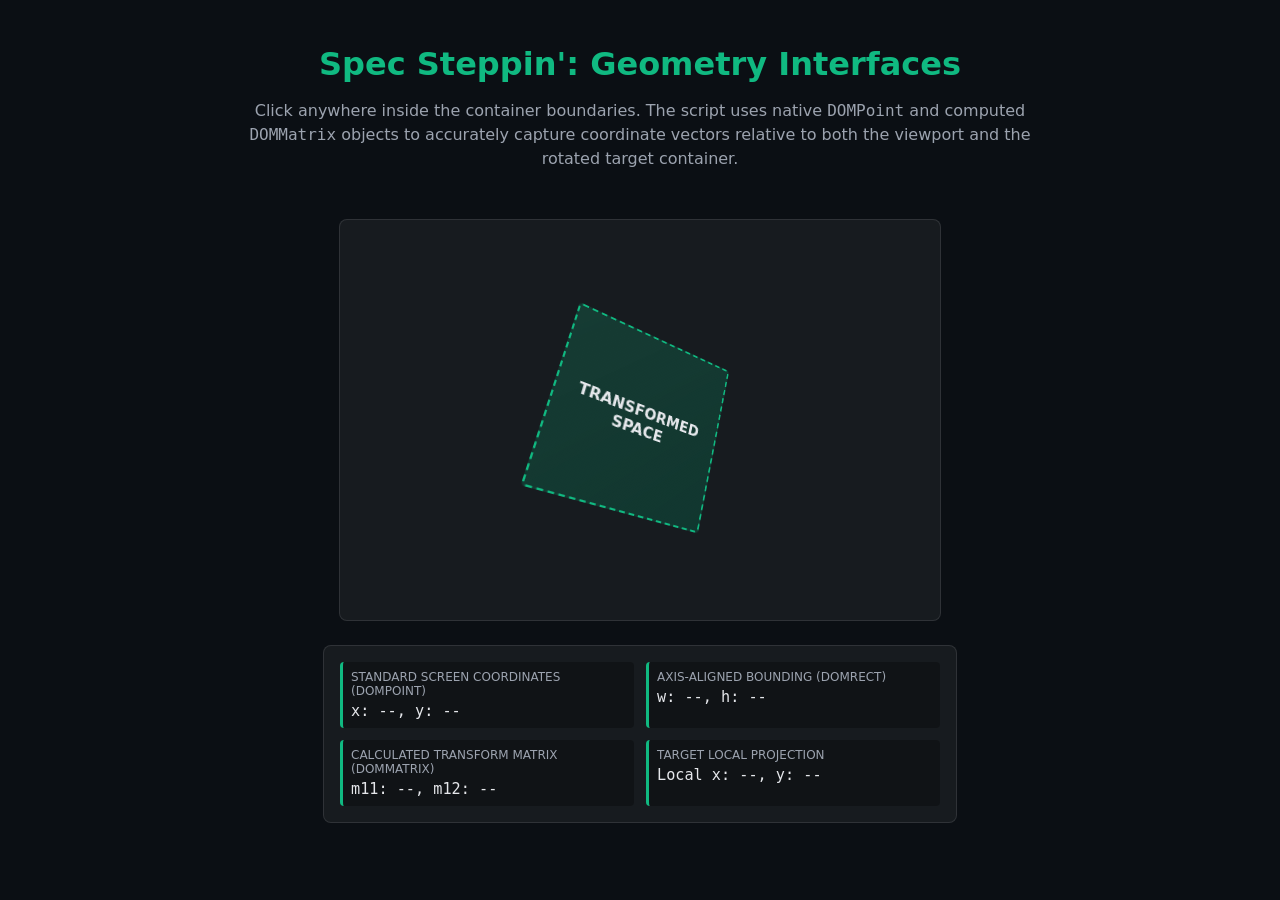
<file: Geometry_Interfaces_API/index.html>
<!DOCTYPE html>
<html lang="en">

<head>
    <meta charset="UTF-8">
    <meta name="viewport" content="width=device-width, initial-scale=1.0">
    <title>Geometry Interfaces API Demo</title>
    <link href="style.css" rel="stylesheet" />
    <script src="geometryInterfaces_API.js" defer></script>
</head>
    
<body>
<header>
    <h1>Spec Steppin': Geometry Interfaces</h1>
    <p>Click anywhere inside the container boundaries. The script uses native <code>DOMPoint</code> and computed
        <code>DOMMatrix</code> objects to accurately capture coordinate vectors relative to both the viewport and the
        rotated target container.</p>
</header>

<div class="playground" id="space-container">
    <div id="target-element">TRANSFORMED SPACE</div>
    <div id="click-dot" class="pointer-dot" style="display: none;"></div>
</div>

<div class="output-panel">
    <div class="output-grid">
        <div class="metric">
            <div class="metric-title">Standard Screen Coordinates (DOMPoint)</div>
            <div id="screen-coords" class="metric-value">x: --, y: --</div>
        </div>
        <div class="metric">
            <div class="metric-title">Axis-Aligned Bounding (DOMRect)</div>
            <div id="bounding-rect" class="metric-value">w: --, h: --</div>
        </div>
        <div class="metric">
            <div class="metric-title">Calculated Transform Matrix (DOMMatrix)</div>
            <div id="matrix-signature" class="metric-value">m11: --, m12: --</div>
        </div>
        <div class="metric">
            <div class="metric-title">Target Local Projection</div>
            <div id="local-projected" class="metric-value">Local x: --, y: --</div>
        </div>
    </div>
</div>
</body>

</html>
</file>
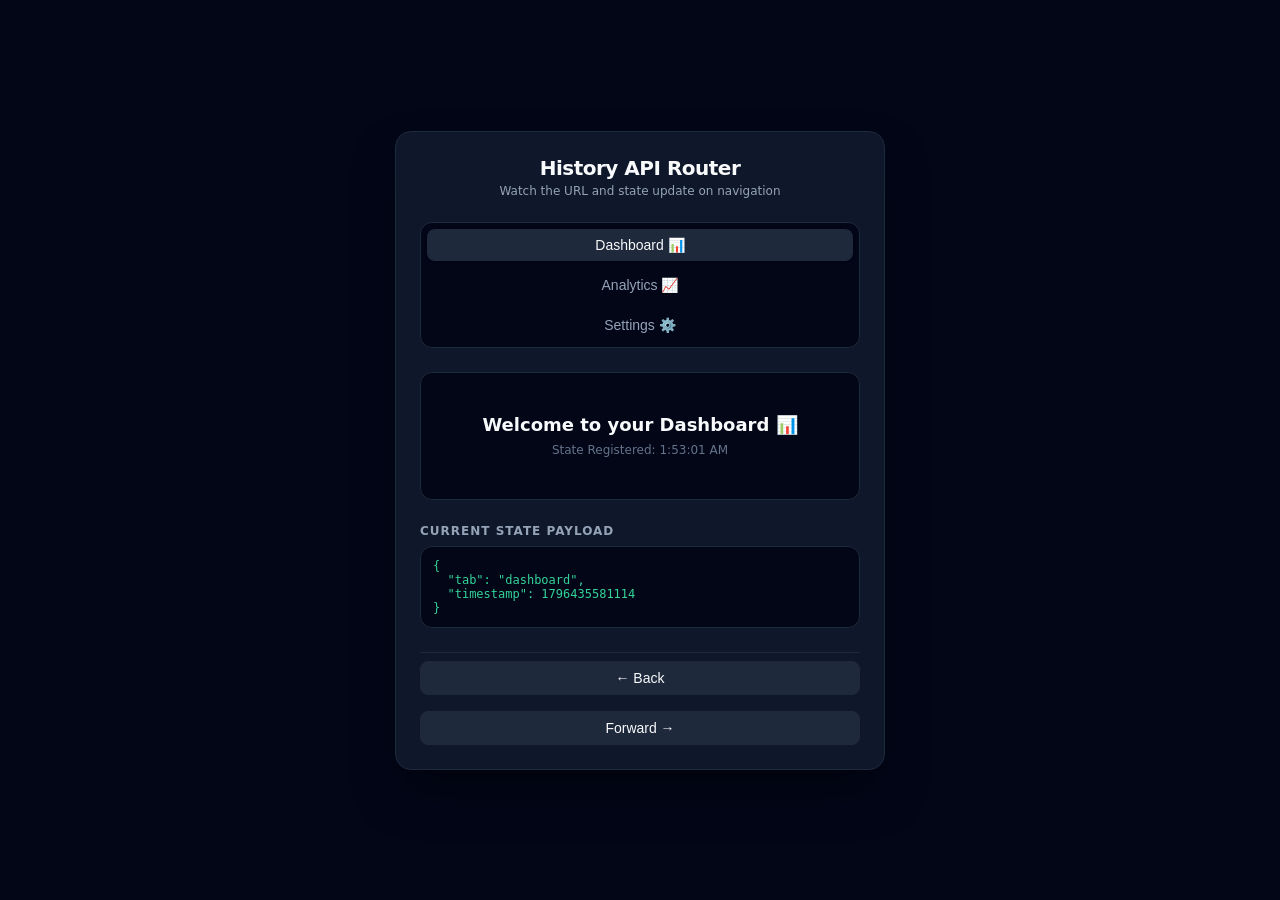
<file: History_API/index.html>
<!DOCTYPE html>
<html lang="en">

<head>
    <meta charset="UTF-8">
    <meta name="viewport" content="width=device-width, initial-scale=1.0">
    <title>History API Demo</title>
    <link href="style.css" rel="stylesheet" />
    <script src="history_API.js" defer></script>
</head>
    
<body>
    <div class="router-card">
    
        <!-- Title Header -->
        <header class="card-header">
            <h1 class="header-title">History API Router</h1>
            <p class="header-subtitle">Watch the URL and state update on navigation</p>
        </header>
    
        <!-- Navigation Tabs -->
        <nav class="nav-tabs" aria-label="Tab Navigation">
            <button onclick="switchTab('dashboard')" id="btn-dashboard" class="tab-button">
                Dashboard 📊
            </button>
            <button onclick="switchTab('analytics')" id="btn-analytics" class="tab-button">
                Analytics 📈
            </button>
            <button onclick="switchTab('settings')" id="btn-settings" class="tab-button">
                Settings ⚙️
            </button>
        </nav>

        <!-- Dynamic Content Display Panel -->
        <main class="content-panel">
            <h2 id="content-title" class="content-title">Loading...</h2>
            <p id="content-timestamp" class="content-timestamp"></p>
        </main>
        
        <!-- Serial State Payload Inspector -->
        <section class="inspector-section">
            <h3 class="inspector-title">Current State Payload</h3>
            <pre id="state-inspector" class="state-inspector">{}</pre>
        </section>
        
        <!-- Native Browser Navigation Simulators -->
        <footer class="controls-footer">
            <button onclick="window.history.back()" class="control-button">
                ← Back
            </button>
            <button onclick="window.history.forward()" class="control-button">
                Forward →
            </button>
        </footer>
        
    </div>
</body>

</html>
</file>
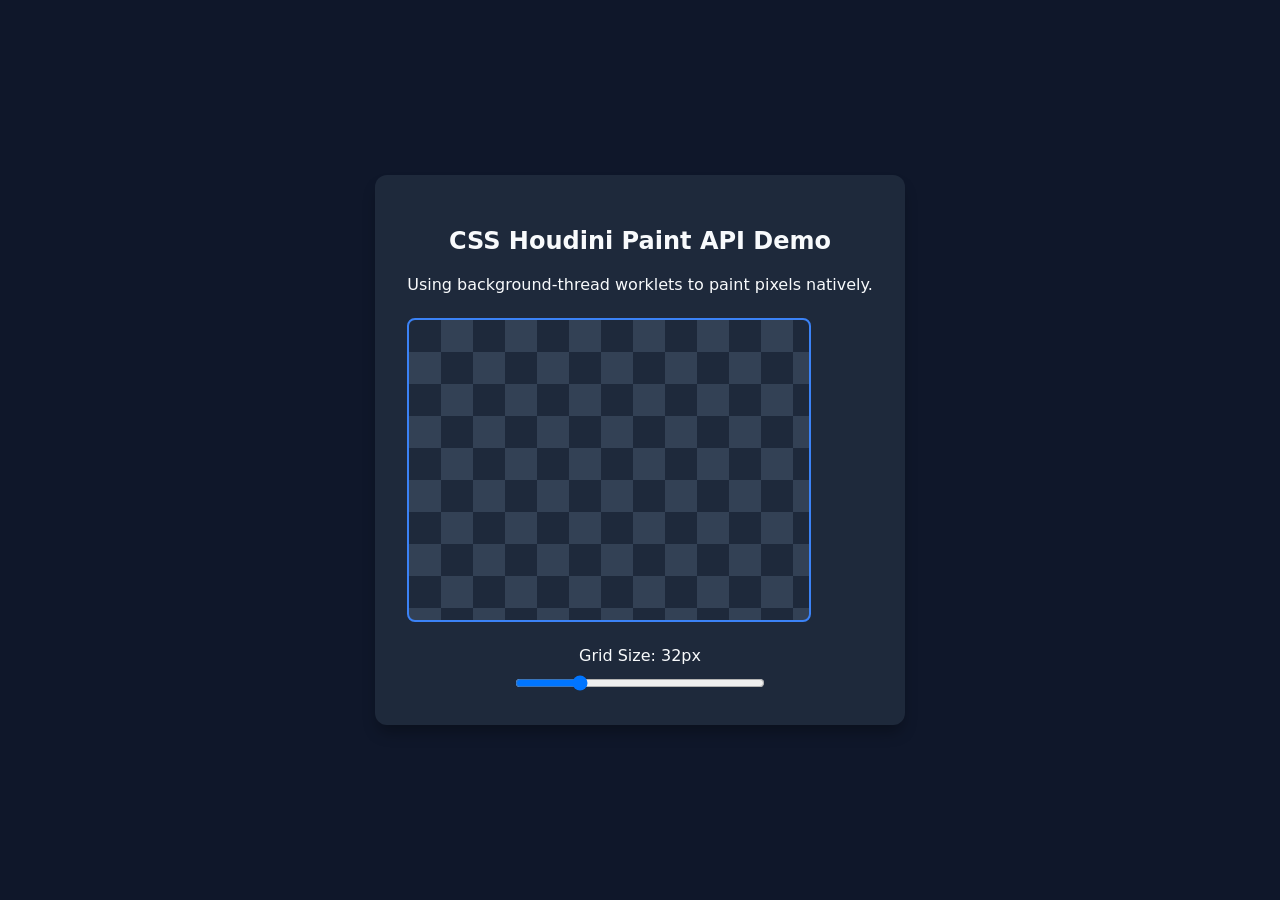
<file: Houdini_API/index.html>
<!DOCTYPE html>
<html lang="en">

<head>
    <meta charset="UTF-8">
    <meta name="viewport" content="width=device-width, initial-scale=1.0">
    <title>Houdini API Demo</title>
    <link href="style.css" rel="stylesheet" />
    <script src="houdini_API.js" defer></script>
</head>
    
<body>
    <div class="container">
        <h2>CSS Houdini Paint API Demo</h2>
        <p>Using background-thread worklets to paint pixels natively.</p>
    
        <div class="houdini-canvas" id="canvas"></div>
    
        <div class="controls">
            <label for="size-slider">Grid Size: <span id="size-val">32px</span></label>
            <input type="range" id="size-slider" min="10" max="100" value="32">
        </div>
    </div>
</body>

</html>
</file>
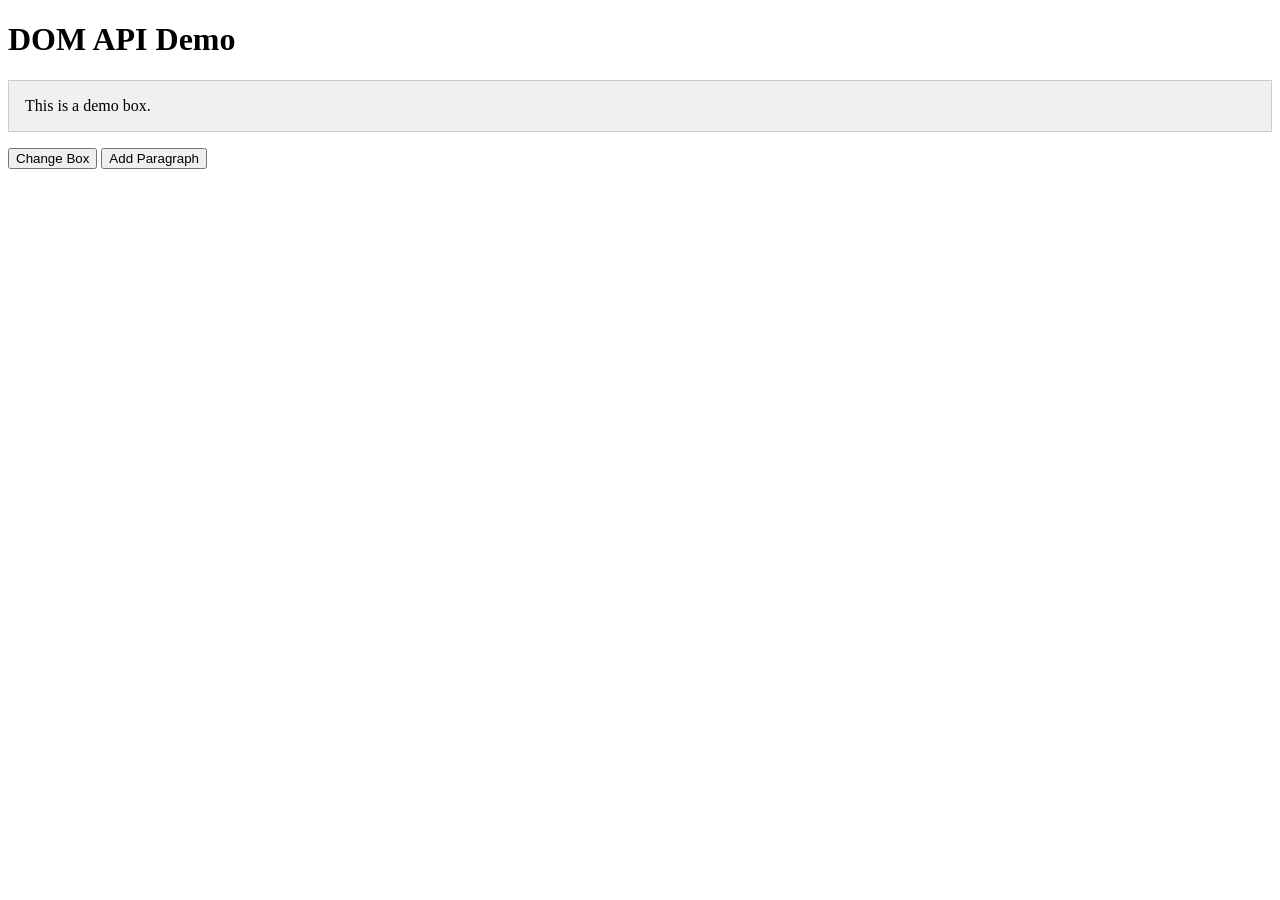
<file: HTML_DOM_API/index.html>
<!DOCTYPE html>
<html lang="en">

<head>
    <meta charset="UTF-8">
    <meta name="viewport" content="width=device-width, initial-scale=1.0">
    <title>HTML DOM API Demo</title>
    <link href="style.css" rel="stylesheet" />
    <script src="htmlDom_API.js" defer></script>
</head>
    
<body>
    <h1>DOM API Demo</h1>
    <div id="demo-box">This is a demo box.</div>
    <button id="change-btn">Change Box</button>
    <button id="add-btn">Add Paragraph</button>
</body>

</html>
</file>
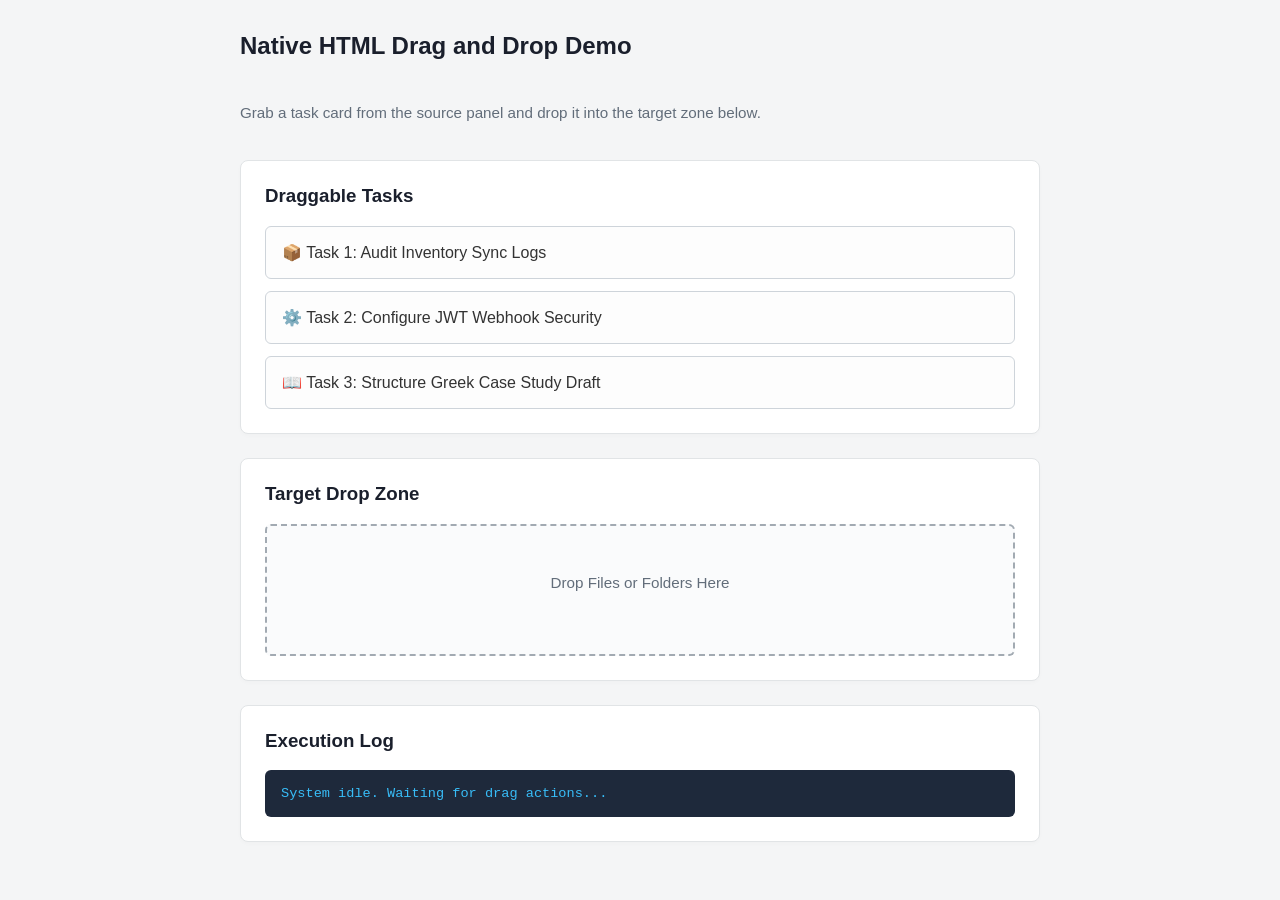
<file: HTML_Drag_Drop_API/index.html>
<!DOCTYPE html>
<html lang="en">

<head>
    <meta charset="UTF-8">
    <meta name="viewport" content="width=device-width, initial-scale=1.0">
    <title>HTML Drag Drop API Demo</title>
    <link href="style.css" rel="stylesheet" />
    <script src="htmlDragDrop_API.js" defer></script>
</head>
    
<body>
    <main class="container">
        <h2>Native HTML Drag and Drop Demo</h2>
        <p>Grab a task card from the source panel and drop it into the target zone below.</p>
    
        <!-- Source Panel -->
        <section class="panel">
            <h3>Draggable Tasks</h3>
            <div class="draggable-container">
                <div class="draggable-item" draggable="true" id="task-1">
                    <span>📦 Task 1: Audit Inventory Sync Logs</span>
                </div>
                <div class="draggable-item" draggable="true" id="task-2">
                    <span>⚙️ Task 2: Configure JWT Webhook Security</span>
                </div>
                <div class="draggable-item" draggable="true" id="task-3">
                    <span>📖 Task 3: Structure Greek Case Study Draft</span>
                </div>
            </div>
        </section>

        <!-- Drop Zone Target -->
        <section class="panel">
            <h3>Target Drop Zone</h3>
            <div id="drop-zone">
                <p class="drop-message">Drop Files or Folders Here</p>
            </div>
        </section>

        <!-- Output Logs -->
        <section class="panel">
            <h3>Execution Log</h3>
            <pre id="log-output">System idle. Waiting for drag actions...</pre>
        </section>
    </main>
</body>

</html>
</file>
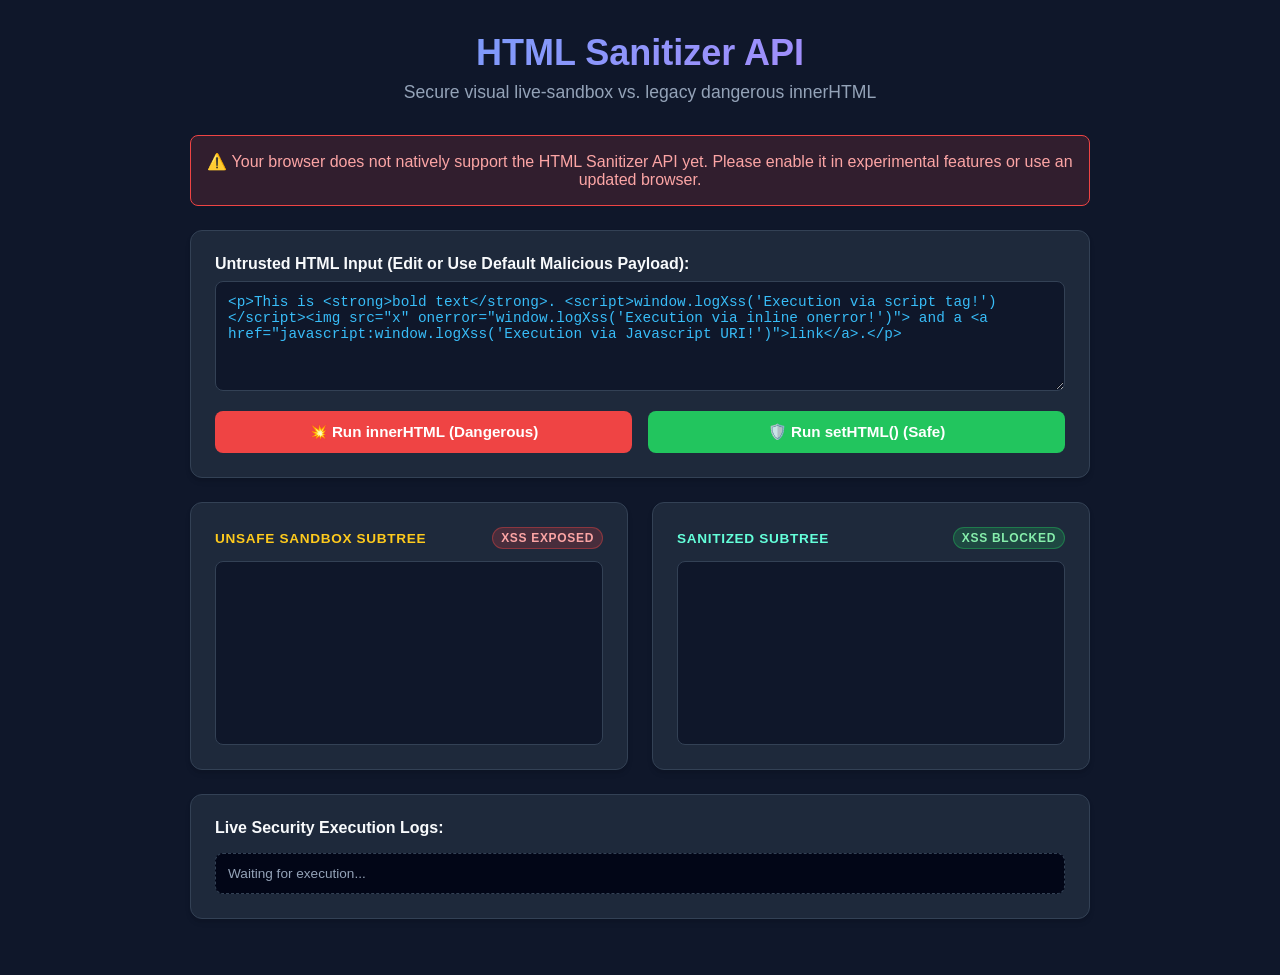
<file: HTML_Sanitizer_API/index.html>
<!DOCTYPE html>
<html lang="en">

<head>
    <meta charset="UTF-8">
    <meta name="viewport" content="width=device-width, initial-scale=1.0">
    <title>HTML Drag Drop API Demo</title>
    <link href="style.css" rel="stylesheet" />
    <script src="htmlSanitizer_API.js" defer></script>
</head>
    
<body>
    <div class="container">
        <header>
            <h1>HTML Sanitizer API</h1>
            <p class="subtitle">Secure visual live-sandbox vs. legacy dangerous innerHTML</p>
        </header>
    
        <div id="supportBanner" class="support-banner">
            ⚠️ Your browser does not natively support the HTML Sanitizer API yet. Please enable it in experimental features
            or use an updated browser.
        </div>
    
        <div class="card">
            <label for="htmlInput">Untrusted HTML Input (Edit or Use Default Malicious Payload):</label>
            <textarea
                id="htmlInput">&lt;p&gt;This is &lt;strong&gt;bold text&lt;/strong&gt;. &lt;script&gt;window.logXss('Execution via script tag!')&lt;/script&gt;&lt;img src="x" onerror="window.logXss('Execution via inline onerror!')"&gt; and a &lt;a href="javascript:window.logXss('Execution via Javascript URI!')"&gt;link&lt;/a&gt;.&lt;/p&gt;</textarea>
    
            <div class="cta-row">
                <button class="btn-danger" onclick="injectUnsafe()">
                    💥 Run innerHTML (Dangerous)
                </button>
                <button class="btn-safe" onclick="injectSafe()">
                    🛡️ Run setHTML() (Safe)
                </button>
            </div>
        </div>

        <div class="output-grid">
            <div class="card">
                <div class="output-title" style="color: #feca1d;">
                    Unsafe Sandbox Subtree
                    <span class="badge badge-danger">XSS Exposed</span>
                </div>
                <div id="unsafeOutput" class="output-box"></div>
            </div>
        
            <div class="card">
                <div class="output-title" style="color: #64ffda;">
                    Sanitized Subtree
                    <span class="badge badge-safe">XSS Blocked</span>
                </div>
                <div id="safeOutput" class="output-box"></div>
            </div>
        </div>

        <div class="card">
            <label>Live Security Execution Logs:</label>
            <div id="executionLogs" class="tracker-log">Waiting for execution...</div>
        </div>
    </div>
</body>

</html>
</file>
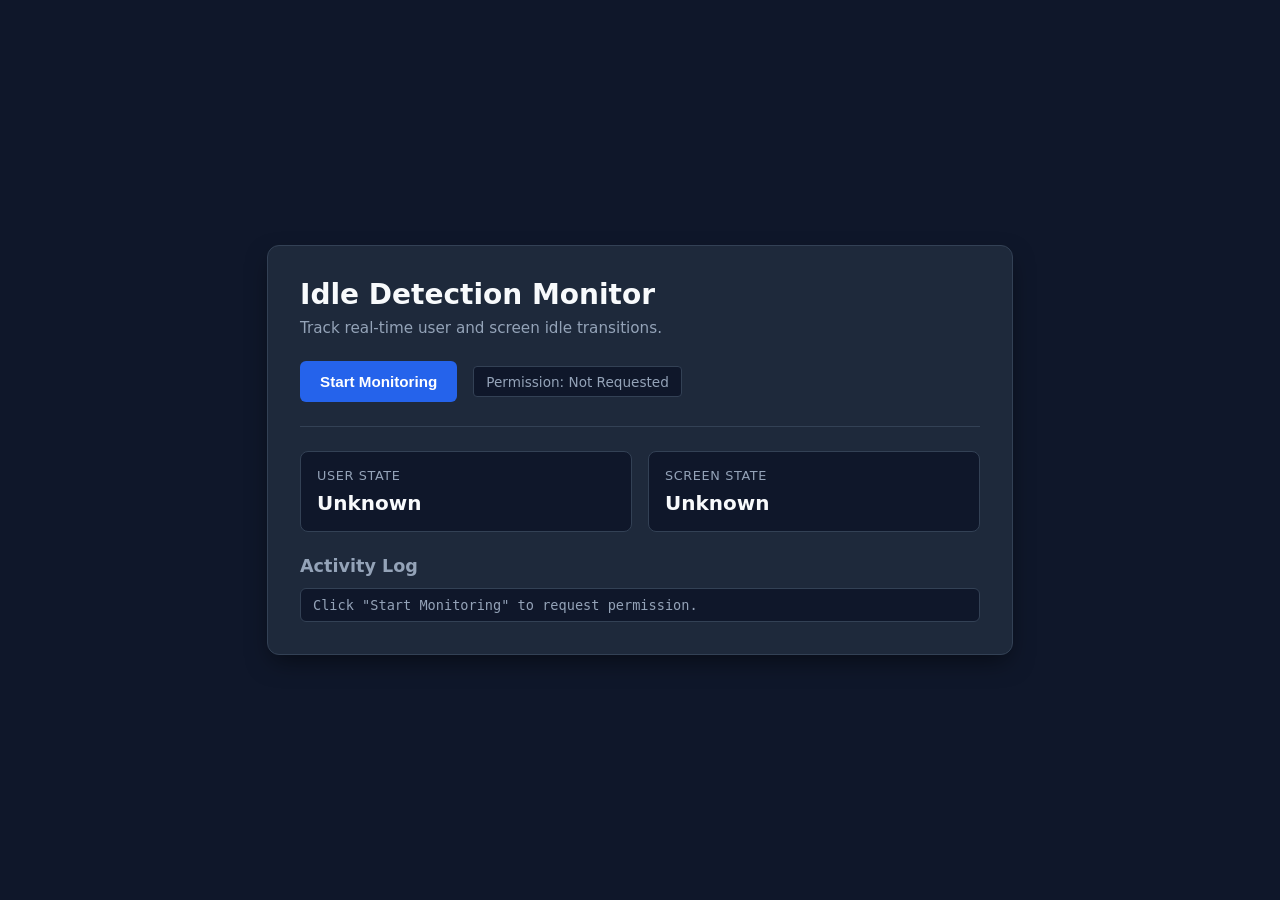
<file: Idle_Detection_API/index.html>
<!DOCTYPE html>
<html lang="en">

<head>
    <meta charset="UTF-8">
    <meta name="viewport" content="width=device-width, initial-scale=1.0">
    <title>Idle Detection API Demo</title>
    <link href="style.css" rel="stylesheet" />
    <script src="idleDetection_API.js" defer></script>
</head>
    
<body>
    <main class="container">
        <header class="header">
            <h1>Idle Detection Monitor</h1>
            <p class="subtitle">Track real-time user and screen idle transitions.</p>
        </header>
    
        <!-- Trigger button to request user consent -->
        <section class="controls">
            <button id="start-btn" class="btn">Start Monitoring</button>
            <span id="permission-status" class="status-badge">Permission: Not Requested</span>
        </section>

        <!-- Indicator lights showing current state -->
        <section class="state-indicators">
            <div class="indicator-card">
                <span class="label">User State</span>
                <span id="user-state" class="state-value">Unknown</span>
            </div>
            <div class="indicator-card">
                <span class="label">Screen State</span>
                <span id="screen-state" class="state-value">Unknown</span>
            </div>
        </section>
        
        <!-- Live event log window -->
        <section class="log-section">
            <h2>Activity Log</h2>
            <ul id="log-list" class="log-list">
                <li class="log-item info">Click "Start Monitoring" to request permission.</li>
            </ul>
        </section>
    </main>
</body>

</html>
</file>
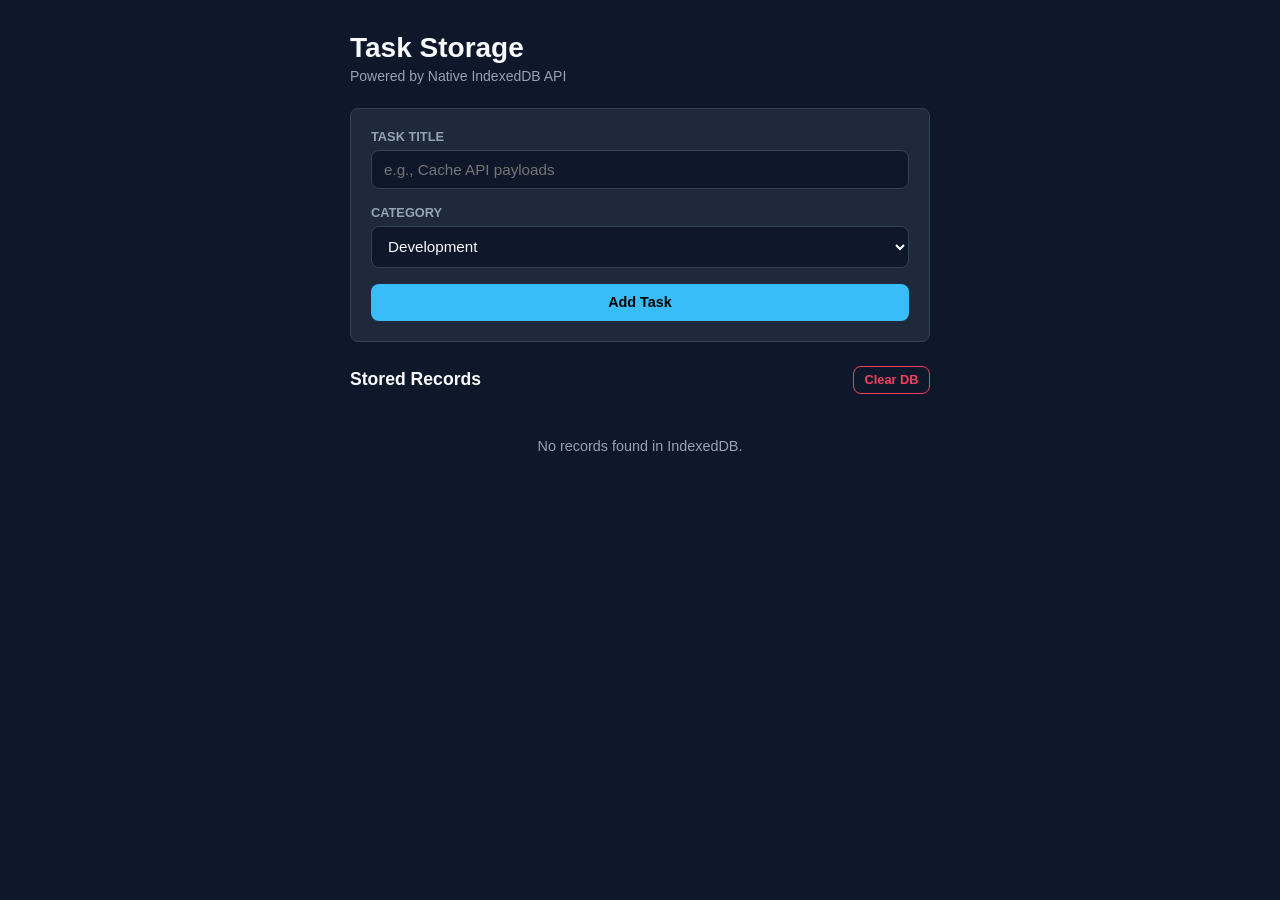
<file: IndexedDB_API/index.html>
<!DOCTYPE html>
<html lang="en">

<head>
    <meta charset="UTF-8">
    <meta name="viewport" content="width=device-width, initial-scale=1.0">
    <title>IndexedDB API Demo</title>
    <link href="style.css" rel="stylesheet" />
    <script src="indexedDB_API.js" defer></script>
</head>
    
<body>
    <main class="app-container">
        <header>
            <h1>Task Storage</h1>
            <p class="subtitle">Powered by Native IndexedDB API</p>
        </header>
    
        <form id="task-form" class="card">
            <div class="form-group">
                <label for="task-title">Task Title</label>
                <input type="text" id="task-title" placeholder="e.g., Cache API payloads" required />
            </div>
    
            <div class="form-group">
                <label for="task-category">Category</label>
                <select id="task-category">
                    <option value="Development">Development</option>
                    <option value="Architecture">Architecture</option>
                    <option value="DevOps">DevOps</option>
                </select>
            </div>
    
            <button type="submit" class="btn primary-btn">Add Task</button>
        </form>
    
        <section class="task-section">
            <div class="section-header">
                <h2>Stored Records</h2>
                <button id="clear-all-btn" class="btn danger-btn-outline">Clear DB</button>
            </div>
            <ul id="task-list" class="task-list" aria-live="polite"></ul>
            <p id="empty-state" class="empty-state">No records found in IndexedDB.</p>
        </section>
    </main>
</body>

</html>
</file>
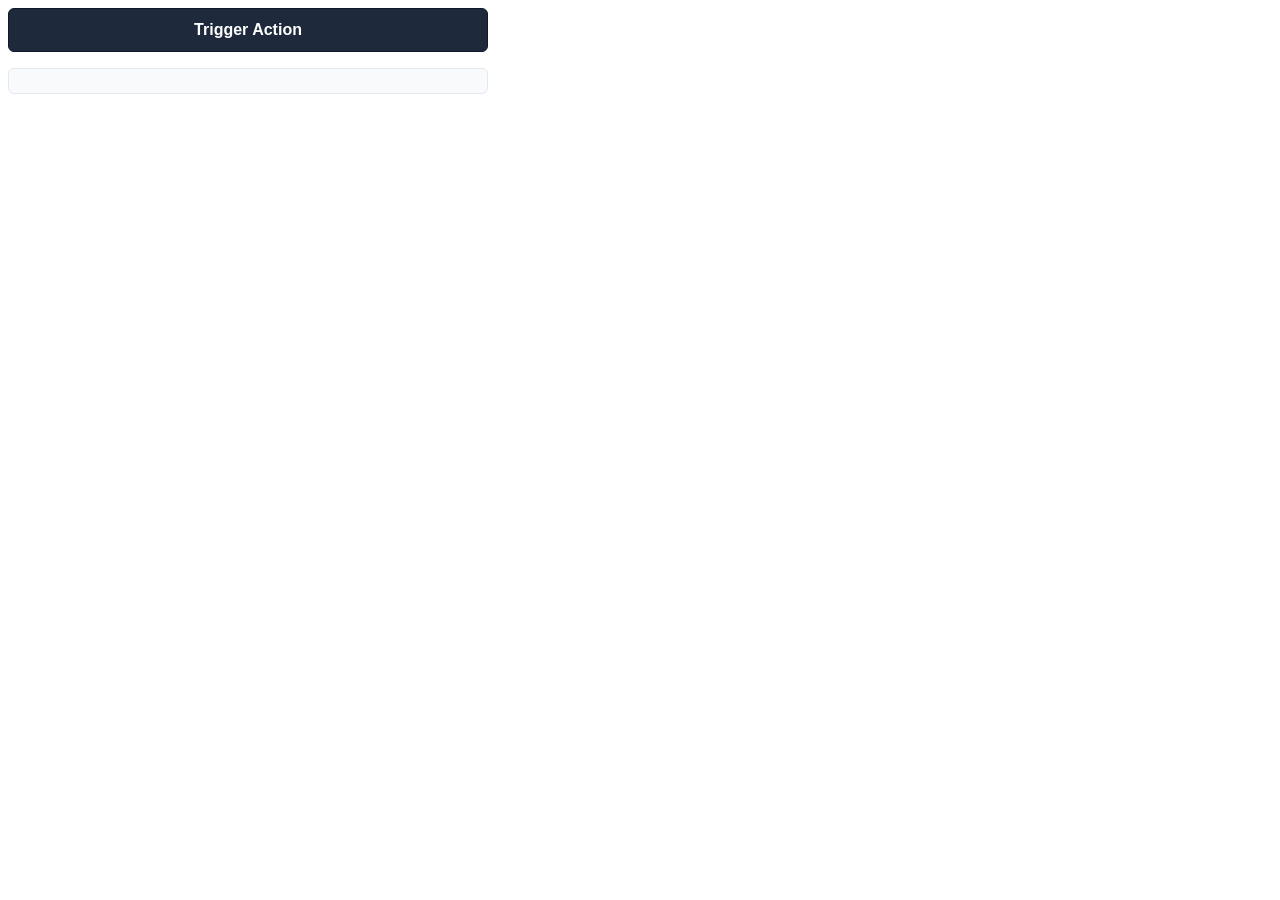
<file: Input_Device_Capabilities_API/index.html>
<!DOCTYPE html>
<html lang="en">

<head>
    <meta charset="UTF-8">
    <meta name="viewport" content="width=device-width, initial-scale=1.0">
    <title>Input Device Capabilities API Demo</title>
    <link href="style.css" rel="stylesheet" />
    <script src="inputDeviceCapabilities_API.js" defer></script>
</head>
    
<body>
    <!-- HTML: Minimal interactive button and real-time event log container -->
    <div class="demo-wrapper">
        <button id="actionBtn" type="button" class="btn">Trigger Action</button>
        <ul id="eventLog" class="log-list" aria-live="polite"></ul>
    </div>
</body>

</html>
</file>
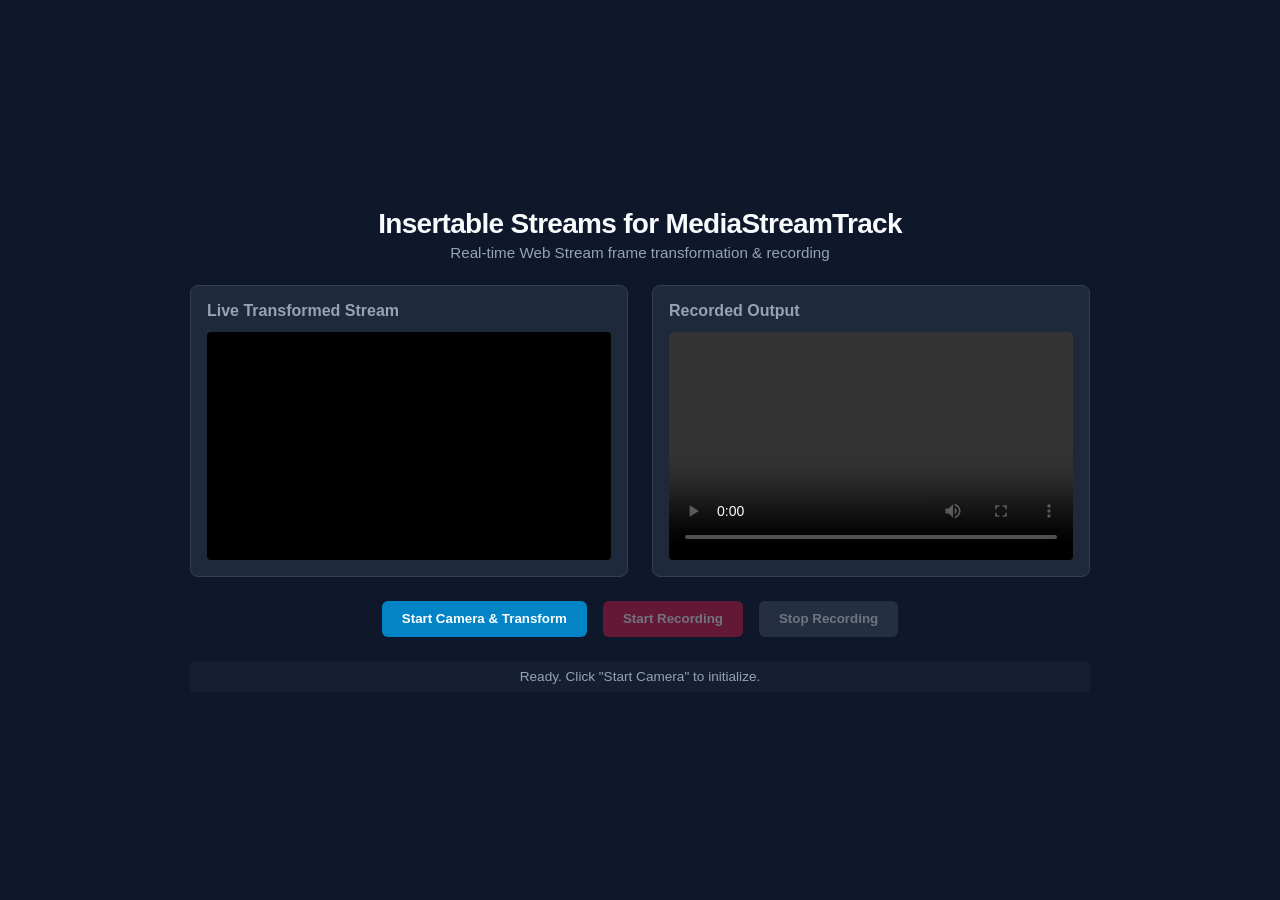
<file: Insertable_Streams_for_MediaStreamTrack_API/index.html>
<!DOCTYPE html>
<html lang="en">

<head>
    <meta charset="UTF-8">
    <meta name="viewport" content="width=device-width, initial-scale=1.0">
    <title>
        Insertable Streams for MediaStreamTrack API Demo</title>
    <link href="style.css" rel="stylesheet" />
    <script src="insertableStreamsforMediaStreamTrack_API.js" defer></script>
</head>
    
<body>
    <main class="container">
        <header>
            <h1>Insertable Streams for MediaStreamTrack</h1>
            <p class="subtitle">Real-time Web Stream frame transformation & recording</p>
        </header>
    
        <section class="viewport-grid">
            <div class="card">
                <h2>Live Transformed Stream</h2>
                <video id="preview" autoplay playsinline muted></video>
            </div>
            <div class="card">
                <h2>Recorded Output</h2>
                <video id="playback" controls playsinline></video>
            </div>
        </section>
    
        <section class="controls">
            <button id="btnStart" class="btn primary">Start Camera & Transform</button>
            <button id="btnRecord" class="btn accent" disabled>Start Recording</button>
            <button id="btnStop" class="btn danger" disabled>Stop Recording</button>
        </section>
    
        <div id="status" class="status-banner">Ready. Click "Start Camera" to initialize.</div>
    </main>
</body>

</html>
</file>
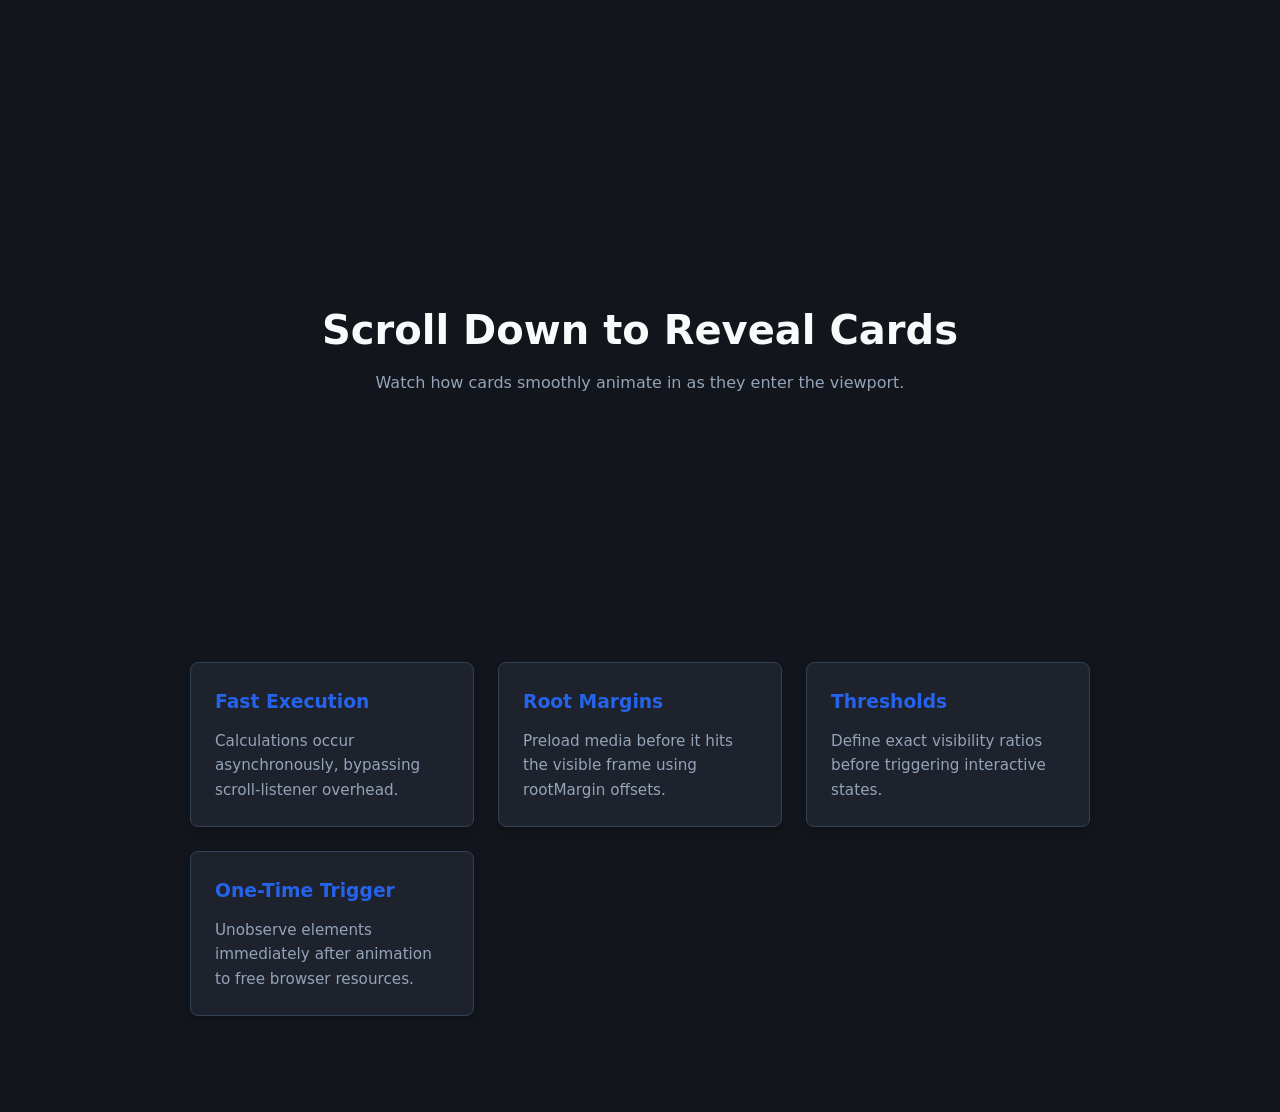
<file: Intersection_Observer_API/index.html>
<!DOCTYPE html>
<html lang="en">

<head>
    <meta charset="UTF-8">
    <meta name="viewport" content="width=device-width, initial-scale=1.0">
    <title>
        Intersection Observer API Demo</title>
    <link href="style.css" rel="stylesheet" />
    <script src="intersectionObserver_API.js" defer></script>
</head>
    
<body>
    <header class="hero">
        <h1>Scroll Down to Reveal Cards</h1>
        <p>Watch how cards smoothly animate in as they enter the viewport.</p>
    </header>
    
    <main class="card-grid">
        <div class="card reveal-card">
            <h3>Fast Execution</h3>
            <p>Calculations occur asynchronously, bypassing scroll-listener overhead.</p>
        </div>
        <div class="card reveal-card">
            <h3>Root Margins</h3>
            <p>Preload media before it hits the visible frame using rootMargin offsets.</p>
        </div>
        <div class="card reveal-card">
            <h3>Thresholds</h3>
            <p>Define exact visibility ratios before triggering interactive states.</p>
        </div>
        <div class="card reveal-card">
            <h3>One-Time Trigger</h3>
            <p>Unobserve elements immediately after animation to free browser resources.</p>
        </div>
    </main>
</body>

</html>
</file>
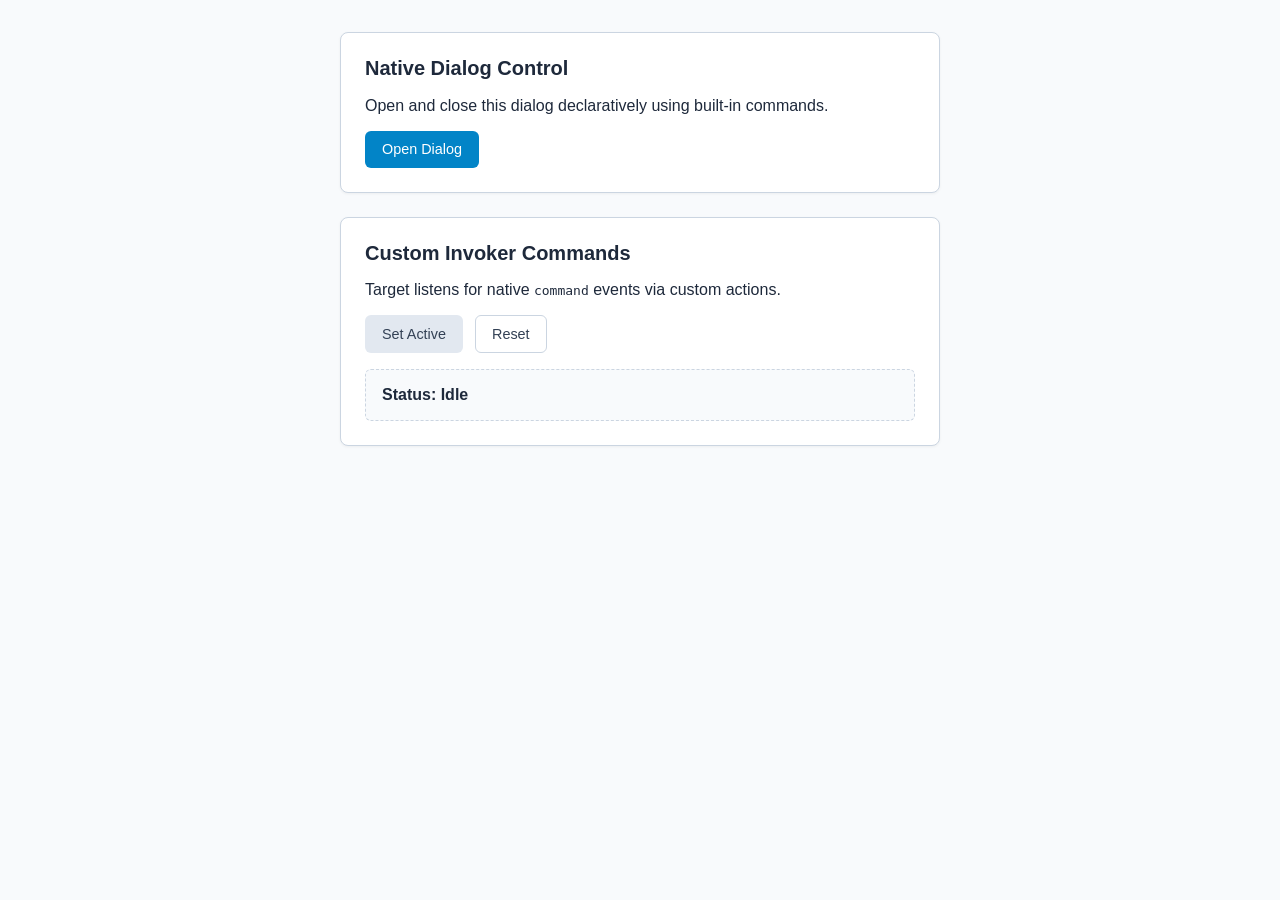
<file: Invoker_Commands_API/index.html>
<!DOCTYPE html>
<html lang="en">

<head>
    <meta charset="UTF-8">
    <meta name="viewport" content="width=device-width, initial-scale=1.0">
    <title>
        Invoker Commands API Demo</title>
    <link href="style.css" rel="stylesheet" />
    <script src="invokerCommands_API.js" defer></script>
</head>
    
<body>
<div class="demo-wrapper">
    <!-- Section 1: Pure Declarative Modal (No JS Required) -->
    <section class="demo-card">
        <h2>Native Dialog Control</h2>
        <p>Open and close this dialog declaratively using built-in commands.</p>
        <button commandfor="site-dialog" command="show-modal" class="btn primary">
            Open Dialog
        </button>
    </section>

    <!-- The Target Dialog -->
    <dialog id="site-dialog" class="custom-dialog">
        <div class="dialog-content">
            <h3>Invoker Commands Demo</h3>
            <p>This modal was opened without a single line of JavaScript.</p>
            <button commandfor="site-dialog" command="close" class="btn secondary">
                Close Dialog
            </button>
        </div>
    </dialog>

    <!-- Section 2: Custom Command Event Target -->
    <section class="demo-card">
        <h2>Custom Invoker Commands</h2>
        <p>Target listens for native <code>command</code> events via custom actions.</p>

        <div class="button-group">
            <!-- Buttons invoke actions on the target container -->
            <button commandfor="status-panel" command="--set-active" class="btn">
                Set Active
            </button>
            <button commandfor="status-panel" command="--reset" class="btn secondary">
                Reset
            </button>
        </div>

        <!-- Target Element receiving the commands -->
        <div id="status-panel" class="status-panel">
            Status: <span id="status-indicator">Idle</span>
        </div>
    </section>
</div>
</body>

</html>
</file>
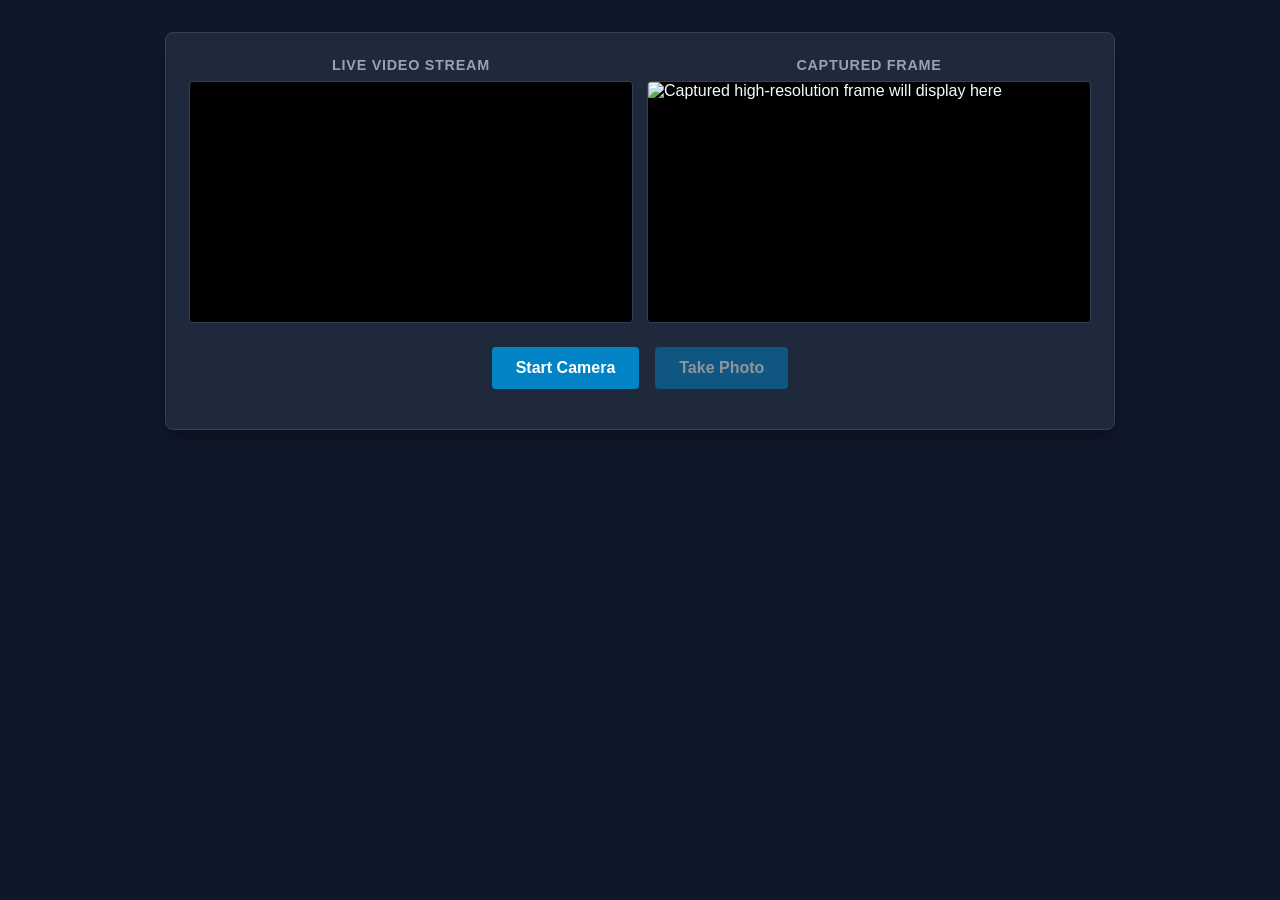
<file: MediaStream_Image_Capture_API/index.html>
<!DOCTYPE html>
<html lang="en">

<head>
    <meta charset="UTF-8">
    <meta name="viewport" content="width=device-width, initial-scale=1.0">
    <title>
        MediaStream Image Capture Demo</title>
    <link href="style.css" rel="stylesheet" />
    <script src="mediaStreamImageCapture_API.js" defer></script>
</head>
    
<body>
    <div class="container">
        <div class="viewports">
            <div class="viewport-box">
                <h3>Live Video Stream</h3>
                <video id="webcam-preview" autoplay playsinline muted></video>
            </div>
            <div class="viewport-box">
                <h3>Captured Frame</h3>
                <img id="captured-result" alt="Captured high-resolution frame will display here" />
            </div>
        </div>
    
        <div class="controls">
            <button id="start-btn">Start Camera</button>
            <button id="capture-btn" disabled>Take Photo</button>
        </div>
    
        <div id="status" class="status-message"></div>
    </div>
</body>

</html>
</file>
<file: Geometry_Interfaces_API/style.css>
:root {
     --bg-color: #0b0f14;
     --text-color: #e5e7eb;
     --accent-color: #10b981;
     --panel-bg: rgba(255, 255, 255, 0.05);
     --border-color: rgba(255, 255, 255, 0.1);
 }

 body {
     background-color: var(--bg-color);
     color: var(--text-color);
     font-family: system-ui, -apple-system, sans-serif;
     margin: 0;
     padding: 24px;
     display: flex;
     flex-direction: column;
     align-items: center;
     min-height: 100vh;
     box-sizing: border-box;
 }

 header {
     text-align: center;
     margin-bottom: 2rem;
     max-width: 800px;
 }

 h1 {
     color: var(--accent-color);
     font-size: 2rem;
     margin-bottom: 0.5rem;
 }

  p {
      color: #9ca3af;
      font-size: 1rem;
      line-height: 1.5;
  }

  .playground {
      position: relative;
      width: 100%;
      max-width: 600px;
      height: 400px;
      border: 1px solid var(--border-color);
      background: var(--panel-bg);
      border-radius: 8px;
      display: flex;
      justify-content: center;
      align-items: center;
      overflow: hidden;
      cursor: crosshair;
  }

   /* A target box rotated in 3D space with CSS transforms */
   #target-element {
       width: 180px;
       height: 180px;
       background: linear-gradient(135deg, rgba(16, 185, 129, 0.2), rgba(6, 95, 70, 0.4));
       border: 2px dashed var(--accent-color);
       border-radius: 4px;
       display: flex;
       justify-content: center;
       align-items: center;
       text-align: center;
       font-weight: bold;
       user-select: none;
       transform: perspective(400px) rotateX(10deg) rotateY(25deg) rotateZ(15deg);
       transition: transform 0.1s ease;
   }

   .output-panel {
       width: 100%;
       max-width: 600px;
       margin-top: 1.5rem;
       padding: 16px;
       background: var(--panel-bg);
       border: 1px solid var(--border-color);
       border-radius: 8px;
   }

    .output-grid {
        display: grid;
        grid-template-columns: repeat(2, 1fr);
        gap: 12px;
    }

    .metric {
        padding: 8px;
        background: rgba(0, 0, 0, 0.3);
        border-radius: 4px;
        border-left: 3px solid var(--accent-color);
    }

    .metric-title {
        font-size: 0.75rem;
        color: #9ca3af;
        text-transform: uppercase;
        margin-bottom: 4px;
    }

    .metric-value {
        font-family: monospace;
        font-size: 0.95rem;
    }

    .pointer-dot {
        position: absolute;
        width: 8px;
        height: 8px;
        background-color: #ef4444;
        border-radius: 50%;
        transform: translate(-50%, -50%);
        pointer-events: none;
    }
</file>
<file: History_API/style.css>
/* Custom properties for the dark slate design system */
:root {
    --color-bg-base: #020617;
    /* slate-950 */
    --color-bg-card: #0f172a;
    /* slate-900 */
    --color-bg-inner: #020617;
    /* slate-950 */
    --color-bg-button: #1e293b;
    /* slate-800 */
    --color-bg-button-hover: #334155;
    /* slate-700 */
    --color-border: #1e293b;
    /* slate-800 */
    --color-text-primary: #f8fafc;
    /* slate-50 */
    --color-text-secondary: #94a3b8;
    /* slate-400 */
    --color-text-muted: #64748b;
    /* slate-500 */
    --color-text-accent: #34d399;
    /* emerald-400 */
    --font-sans: system-ui, -apple-system, BlinkMacSystemFont, 'Segoe UI', Roboto, Oxygen, Ubuntu, Cantarell, sans-serif;
    --font-mono: ui-monospace, SFMono-Regular, Menlo, Monaco, Consolas, monospace;
}

/* Base resets and application centering layout */
body {
    margin: 0;
    padding: 16px;
    min-height: 100vh;
    box-sizing: border-box;
    background-color: var(--color-bg-base);
    color: var(--color-text-primary);
    font-family: var(--font-sans);
    display: flex;
    align-items: center;
    justify-content: center;
}

/* Rounded component wrapping panel */
.router-card {
    width: 100%;
    max-width: 440px;
    background-color: var(--color-bg-card);
    border: 1px solid var(--color-border);
    border-radius: 16px;
    padding: 24px;
    box-shadow: 0 25px 50px -12px rgba(0, 0, 0, 0.5);
    display: flex;
    flex-direction: column;
    gap: 24px;
}

/* Header style properties */
.card-header {
    text-align: center;
}

.header-title {
    margin: 0 0 4px 0;
    font-size: 20px;
    font-weight: 700;
    letter-spacing: -0.5px;
}

.header-subtitle {
    margin: 0;
    font-size: 12px;
    color: var(--color-text-secondary);
}

/* Tab button routing strip */
.nav-tabs {
    display: grid;
    grid-template-cols: repeat(3, minmax(0, 1fr));
    gap: 8px;
    background-color: var(--color-bg-base);
    padding: 6px;
    border-radius: 12px;
    border: 1px solid var(--color-border);
}

.tab-button {
    border: none;
    background: transparent;
    color: var(--color-text-secondary);
    padding: 8px 0;
    font-size: 14px;
    font-weight: 500;
    border-radius: 8px;
    cursor: pointer;
    transition: all 0.2s ease;
}

.tab-button:hover {
    color: var(--color-text-primary);
    background-color: rgba(255, 255, 255, 0.05);
}

/* Activated buttons styling */
.tab-button.active {
    background-color: var(--color-bg-button);
    color: var(--color-text-primary);
    box-shadow: 0 1px 3px 0 rgba(0, 0, 0, 0.1), 0 1px 2px -1px rgba(0, 0, 0, 0.1);
}

/* Main inner display layout */
.content-panel {
    background-color: var(--color-bg-inner);
    border: 1px solid var(--color-border);
    border-radius: 12px;
    padding: 24px;
    height: 128px;
    display: flex;
    flex-direction: column;
    align-items: center;
    justify-content: center;
    text-align: center;
    box-sizing: border-box;
}

.content-title {
    margin: 0;
    font-size: 18px;
    font-weight: 600;
}

.content-timestamp {
    margin: 8px 0 0 0;
    font-size: 12px;
    color: var(--color-text-muted);
}

/* JSON pre-formatted display panel */
.inspector-section {
    display: flex;
    flex-direction: column;
    gap: 8px;
}

.inspector-title {
    margin: 0;
    font-size: 12px;
    font-weight: 600;
    text-transform: uppercase;
    letter-spacing: 1px;
    color: var(--color-text-secondary);
}

.state-inspector {
    margin: 0;
    background-color: var(--color-bg-inner);
    border: 1px solid var(--color-border);
    border-radius: 12px;
    padding: 12px;
    font-family: var(--font-mono);
    font-size: 12px;
    color: var(--color-text-accent);
    overflow-x: auto;
    user-select: all;
    white-space: pre-wrap;
    word-wrap: break-word;
}

/* Action bar panel button layout */
.controls-footer {
    display: grid;
    grid-template-cols: repeat(2, minmax(0, 1fr));
    gap: 16px;
    padding-top: 8px;
    border-top: 1px solid var(--color-border);
}

.control-button {
    background-color: var(--color-bg-button);
    color: var(--color-text-primary);
    border: 1px solid var(--color-border);
    border-radius: 8px;
    padding: 8px 16px;
    font-size: 14px;
    font-weight: 500;
    cursor: pointer;
    display: flex;
    align-items: center;
    justify-content: center;
    gap: 8px;
    transition: background-color 0.2s ease;
}

.control-button:hover {
    background-color: var(--color-bg-button-hover);
}
</file>
<file: Houdini_API/style.css>
body {
    font-family: system-ui, -apple-system, sans-serif;
    background-color: #0f172a;
    color: #f8fafc;
    display: flex;
    flex-direction: column;
    align-items: center;
    justify-content: center;
    min-height: 100vh;
    margin: 0;
}

.container {
    background-color: #1e293b;
    padding: 2rem;
    border-radius: 12px;
    box-shadow: 0 10px 15px -3px rgba(0, 0, 0, 0.3);
    text-align: center;
}

/* Applying the CSS Houdini Paint Worklet */
.houdini-canvas {
    width: 400px;
    height: 300px;
    border: 2px solid #3b82f6;
    border-radius: 8px;
    margin: 1.5rem 0;

    /* Let Houdini draw the background pattern */
    background-image: paint(checkerboard);

    /* Custom properties consumed directly by our paint worklet */
    --checker-size: 32px;
    --checker-color-1: #1e293b;
    --checker-color-2: #334155;
}

.controls {
    display: flex;
    flex-direction: column;
    gap: 0.5rem;
    align-items: center;
}

input[type="range"] {
    width: 250px;
    cursor: pointer;
}
</file>
<file: HTML_DOM_API/style.css>
#demo-box {
    padding: 1em;
    background: #f0f0f0;
    border: 1px solid #ccc;
    margin-bottom: 1em;
}

.highlight {
    background: #ffe066 !important;
}
</file>
<file: HTML_Drag_Drop_API/style.css>
/* Layout & Base Fonts */
body {
    font-family: -apple-system, BlinkMacSystemFont, "Segoe UI", Roboto, Helvetica, Arial, sans-serif;
    background-color: #f4f5f6;
    color: #333;
    padding: 2rem;
    max-width: 800px;
    margin: 0 auto;
}

.container {
    display: flex;
    flex-direction: column;
    gap: 1.5rem;
}

.panel {
    background: #ffffff;
    border: 1px solid #e1e4e6;
    border-radius: 8px;
    padding: 1.5rem;
    box-shadow: 0 2px 4px rgba(0, 0, 0, 0.02);
}

h2,
h3 {
    margin-top: 0;
    color: #1a1f2c;
}

p {
    color: #626d7a;
    font-size: 0.95rem;
    margin-top: 0;
}

/* Draggable Items styling */
.draggable-container {
    display: flex;
    flex-direction: column;
    gap: 0.75rem;
}

.draggable-item {
    background-color: #fdfdfd;
    border: 1px solid #ced4da;
    border-radius: 6px;
    padding: 1rem;
    cursor: grab;
    font-weight: 500;
    transition: transform 0.2s ease, box-shadow 0.2s ease;
}

.draggable-item:active {
    cursor: grabbing;
}

.draggable-item.dragging {
    opacity: 0.4;
    transform: scale(0.98);
}

/* Drop Target Styling with Hover Highlights */
#drop-zone {
    border: 2px dashed #a2aab2;
    border-radius: 6px;
    padding: 3rem 1rem;
    text-align: center;
    transition: all 0.25s ease-in-out;
    background-color: #fafbfc;
}

/* Highlight Drop Target active states */
#drop-zone.hover {
    border-color: #3b82f6;
    background-color: #eff6ff;
    color: #1d4ed8;
}

#drop-zone.dropped {
    border-style: solid;
    border-color: #10b981;
    background-color: #ecfdf5;
}

/* Logging Component console */
#log-output {
    margin: 0;
    background-color: #1e293b;
    color: #38bdf8;
    padding: 1rem;
    border-radius: 6px;
    font-family: "Fira Code", "Courier New", Courier, monospace;
    font-size: 0.85rem;
    overflow-x: auto;
    max-height: 150px;
}
</file>
<file: HTML_Sanitizer_API/style.css>
:root {
    --bg-color: #0f172a;
    --card-bg: #1e293b;
    --border-color: #334155;
    --text-main: #f8fafc;
    --text-muted: #94a3b8;
    --accent-danger: #ef4444;
    --accent-safe: #22c55e;
    --accent-interactive: #3b82f6;
}

body {
    background-color: var(--bg-color);
    color: var(--text-main);
    font-family: -apple-system, BlinkMacSystemFont, "Segoe UI", Roboto, Helvetica, Arial, sans-serif;
    margin: 0;
    padding: 2rem;
    display: flex;
    flex-direction: column;
    align-items: center;
    min-height: 100vh;
}

.container {
    width: 100%;
    max-width: 900px;
}

 header {
     text-align: center;
     margin-bottom: 2rem;
 }

 h1 {
     margin: 0 0 0.5rem 0;
     font-size: 2.25rem;
     font-weight: 800;
     background: linear-gradient(135deg, #60a5fa, #c084fc);
     -webkit-background-clip: text;
     -webkit-text-fill-color: transparent;
 }

 p.subtitle {
     color: var(--text-muted);
     margin: 0;
     font-size: 1.1rem;
 }

 .support-banner {
     background-color: rgba(239, 68, 68, 0.15);
     border: 1px solid var(--accent-danger);
     color: #fca5a5;
     padding: 1rem;
     border-radius: 0.5rem;
     margin-bottom: 1.5rem;
     text-align: center;
     font-weight: 500;
     display: none;
 }

 .card {
     background-color: var(--card-bg);
     border: 1px solid var(--border-color);
     border-radius: 0.75rem;
     padding: 1.5rem;
     margin-bottom: 1.5rem;
     box-shadow: 0 4px 6px -1px rgba(0, 0, 0, 0.1), 0 2px 4px -1px rgba(0, 0, 0, 0.06);
 }

 label {
     display: block;
     font-weight: 600;
     margin-bottom: 0.5rem;
     color: var(--text-main);
 }

 textarea {
     width: 100%;
     box-sizing: border-box;
     height: 110px;
     background-color: var(--bg-color);
     border: 1px solid var(--border-color);
     border-radius: 0.5rem;
     color: #38bdf8;
     font-family: "Fira Code", "Courier New", Courier, monospace;
     font-size: 0.9rem;
     padding: 0.75rem;
     resize: vertical;
 }

 .cta-row {
     display: grid;
     grid-template-columns: 1fr 1fr;
     gap: 1rem;
     margin-top: 1rem;
 }

 button {
     border: none;
     padding: 0.75rem 1rem;
     border-radius: 0.5rem;
     font-weight: 600;
     font-size: 0.95rem;
     cursor: pointer;
     transition: opacity 0.2s ease, transform 0.1s ease;
     display: flex;
     align-items: center;
     justify-content: center;
     gap: 0.5rem;
 }

 button:hover {
     opacity: 0.9;
 }

 button:active {
     transform: scale(0.98);
 }

 .btn-danger {
     background-color: var(--accent-danger);
     color: #ffffff;
 }

 .btn-safe {
     background-color: var(--accent-safe);
     color: #ffffff;
 }

 .output-grid {
     display: grid;
     grid-template-columns: 1fr 1fr;
     gap: 1.5rem;
 }

 .output-box {
     min-height: 150px;
     background-color: var(--bg-color);
     border: 1px solid var(--border-color);
     border-radius: 0.5rem;
     padding: 1rem;
     position: relative;
     overflow: auto;
 }

 .output-title {
     font-size: 0.85rem;
     text-transform: uppercase;
     letter-spacing: 0.05em;
     font-weight: 700;
     margin-bottom: 0.75rem;
     display: flex;
     justify-content: space-between;
     align-items: center;
 }

 .badge {
     font-size: 0.75rem;
     font-weight: 700;
     padding: 0.2rem 0.5rem;
     border-radius: 9999px;
     text-transform: uppercase;
 }

 .badge-danger {
     background-color: rgba(239, 68, 68, 0.2);
     color: #fca5a5;
     border: 1px solid rgba(239, 68, 68, 0.4);
 }

         .badge-safe {
             background-color: rgba(34, 197, 94, 0.2);
             color: #86efac;
             border: 1px solid rgba(34, 197, 94, 0.4);
         }
    
         .tracker-log {
             color: var(--text-muted);
             font-size: 0.85rem;
             margin-top: 1rem;
             background-color: #020617;
             padding: 0.75rem;
             border-radius: 0.5rem;
             border: 1px dashed var(--border-color);
         }
    
         .tracker-log span.alert-hit {
             color: var(--accent-danger);
             font-weight: bold;
         }
    
         .tracker-log span.alert-clean {
             color: var(--accent-safe);
             font-weight: bold;
         }
</file>
<file: Idle_Detection_API/style.css>
/* Base Layout & Responsive Styling */
:root {
    --bg-color: #0f172a;
    --card-bg: #1e293b;
    --text-main: #f8fafc;
    --text-muted: #94a3b8;
    --accent-color: #2563eb;
    --accent-hover: #1d4ed8;
    --border-color: #334155;
    --active-color: #22c55e;
    --idle-color: #eab308;
    --locked-color: #ef4444;
}

body {
    margin: 0;
    font-family: system-ui, -apple-system, BlinkMacSystemFont, "Segoe UI", Roboto, sans-serif;
    background-color: var(--bg-color);
    color: var(--text-main);
    display: flex;
    justify-content: center;
    align-items: center;
    min-height: 100vh;
    padding: 1.5rem;
    box-sizing: border-box;
}

.container {
    width: 100%;
    max-width: 680px;
    background-color: var(--card-bg);
    border: 1px solid var(--border-color);
    border-radius: 12px;
    padding: 2rem;
    box-shadow: 0 10px 25px -5px rgba(0, 0, 0, 0.5);
}

.header h1 {
    margin: 0 0 0.5rem 0;
    font-size: 1.75rem;
    font-weight: 700;
}

.subtitle {
    margin: 0 0 1.5rem 0;
    color: var(--text-muted);
    font-size: 0.95rem;
}

/* Control Panel */
.controls {
    display: flex;
    align-items: center;
    gap: 1rem;
    margin-bottom: 1.5rem;
    padding-bottom: 1.5rem;
    border-bottom: 1px solid var(--border-color);
}

.btn {
    background-color: var(--accent-color);
    color: #fff;
    border: none;
    padding: 0.75rem 1.25rem;
    font-size: 0.95rem;
    font-weight: 600;
    border-radius: 6px;
    cursor: pointer;
    transition: background-color 0.2s ease;
}

.btn:hover {
    background-color: var(--accent-hover);
}

.btn:disabled {
    opacity: 0.5;
    cursor: not-allowed;
}

.status-badge {
    font-size: 0.85rem;
    color: var(--text-muted);
    background: var(--bg-color);
    padding: 0.4rem 0.75rem;
    border-radius: 4px;
    border: 1px solid var(--border-color);
}

/* State Indicators */
.state-indicators {
    display: grid;
    grid-template-columns: 1fr 1fr;
    gap: 1rem;
    margin-bottom: 1.5rem;
}

.indicator-card {
    background-color: var(--bg-color);
    border: 1px solid var(--border-color);
    border-radius: 8px;
    padding: 1rem;
    display: flex;
    flex-direction: column;
    gap: 0.5rem;
}

.label {
    font-size: 0.8rem;
    text-transform: uppercase;
    letter-spacing: 0.05em;
    color: var(--text-muted);
}

.state-value {
    font-size: 1.25rem;
    font-weight: 700;
    color: var(--text-main);
}

/* Activity Log */
.log-section h2 {
    font-size: 1.1rem;
    margin: 0 0 0.75rem 0;
    color: var(--text-muted);
}

.log-list {
    list-style: none;
    padding: 0;
    margin: 0;
    max-height: 220px;
    overflow-y: auto;
    border: 1px solid var(--border-color);
    border-radius: 6px;
    background-color: var(--bg-color);
    font-family: monospace;
    font-size: 0.85rem;
}

.log-item {
    padding: 0.5rem 0.75rem;
    border-bottom: 1px solid var(--border-color);
    color: var(--text-main);
}

.log-item:last-child {
    border-bottom: none;
}

.log-item.info {
    color: var(--text-muted);
}

.log-item.active {
    color: var(--active-color);
}

.log-item.idle {
    color: var(--idle-color);
}

.log-item.locked {
    color: var(--locked-color);
}
</file>
<file: IndexedDB_API/style.css>
:root {
    --bg: #0f172a;
    --surface: #1e293b;
    --border: #334155;
    --text-main: #f8fafc;
    --text-muted: #94a3b8;
    --primary: #38bdf8;
    --primary-hover: #0ea5e9;
    --danger: #f43f5e;
    --danger-hover: #e11d48;
    --radius: 8px;
}

* {
    box-sizing: border-box;
    margin: 0;
    padding: 0;
}

body {
    font-family: -apple-system, BlinkMacSystemFont, "Segoe UI", Roboto, Helvetica, Arial, sans-serif;
    background-color: var(--bg);
    color: var(--text-main);
    display: flex;
    justify-content: center;
    padding: 2rem 1rem;
    min-height: 100vh;
}

.app-container {
    width: 100%;
    max-width: 580px;
    display: flex;
    flex-direction: column;
    gap: 1.5rem;
}

header h1 {
    font-size: 1.75rem;
    font-weight: 700;
}

.subtitle {
    color: var(--text-muted);
    font-size: 0.875rem;
    margin-top: 0.25rem;
}

.card {
    background-color: var(--surface);
    border: 1px solid var(--border);
    border-radius: var(--radius);
    padding: 1.25rem;
    display: flex;
    flex-direction: column;
    gap: 1rem;
}

.form-group {
    display: flex;
    flex-direction: column;
    gap: 0.35rem;
}

label {
    font-size: 0.8rem;
    font-weight: 600;
    text-transform: uppercase;
    color: var(--text-muted);
}

input,
select {
    background: var(--bg);
    border: 1px solid var(--border);
    color: var(--text-main);
    padding: 0.65rem 0.75rem;
    border-radius: var(--radius);
    font-size: 0.95rem;
    outline: none;
}

input:focus,
select:focus {
    border-color: var(--primary);
}

.btn {
    cursor: pointer;
    border-radius: var(--radius);
    padding: 0.65rem 1rem;
    font-weight: 600;
    font-size: 0.9rem;
    transition: background-color 0.15s ease;
    border: none;
}

.primary-btn {
    background-color: var(--primary);
    color: #000;
}

.primary-btn:hover {
    background-color: var(--primary-hover);
}

.danger-btn-outline {
    background: transparent;
    color: var(--danger);
    border: 1px solid var(--danger);
    padding: 0.35rem 0.65rem;
    font-size: 0.8rem;
}

.danger-btn-outline:hover {
    background-color: var(--danger);
    color: #fff;
}

.section-header {
    display: flex;
    justify-content: space-between;
    align-items: center;
    margin-bottom: 0.75rem;
}

.section-header h2 {
    font-size: 1.1rem;
}

.task-list {
    list-style: none;
    display: flex;
    flex-direction: column;
    gap: 0.5rem;
}

.task-item {
    background-color: var(--surface);
    border: 1px solid var(--border);
    border-radius: var(--radius);
    padding: 0.85rem 1rem;
    display: flex;
    justify-content: space-between;
    align-items: center;
}

.task-info h3 {
    font-size: 0.95rem;
    margin-bottom: 0.2rem;
}

.badge {
    display: inline-block;
    font-size: 0.75rem;
    color: var(--primary);
    background: rgba(56, 189, 248, 0.1);
    padding: 0.15rem 0.5rem;
    border-radius: 4px;
}

.delete-btn {
    background: transparent;
    border: none;
    color: var(--text-muted);
    font-size: 1.25rem;
    cursor: pointer;
}

.delete-btn:hover {
    color: var(--danger);
}

.empty-state {
    text-align: center;
    color: var(--text-muted);
    font-size: 0.9rem;
    padding: 2rem 0;
    display: none;
}
</file>
<file: Input_Device_Capabilities_API/style.css>
/* CSS: Clean, baseline styles for button interaction and log readout */
.demo-wrapper {
    display: flex;
    flex-direction: column;
    gap: 1rem;
    max-width: 480px;
    font-family: system-ui, -apple-system, sans-serif;
}

.btn {
    padding: 0.75rem 1.5rem;
    font-size: 1rem;
    font-weight: 600;
    color: #ffffff;
    background-color: #1e293b;
    border: 1px solid #0f172a;
    border-radius: 6px;
    cursor: pointer;
    transition: background-color 150ms ease, transform 100ms ease;
}

.btn:active {
    transform: translateY(1px);
    background-color: #0f172a;
}

.log-list {
    margin: 0;
    padding: 0.75rem 1rem;
    background-color: #f8fafc;
    border: 1px solid #e2e8f0;
    border-radius: 6px;
    list-style: none;
    max-height: 180px;
    overflow-y: auto;
    font-family: monospace;
    font-size: 0.875rem;
}

.log-list li {
    padding: 0.25rem 0;
    border-bottom: 1px solid #edf2f7;
}

.log-list li:last-child {
    border-bottom: none;
}
</file>
<file: Insertable_Streams_for_MediaStreamTrack_API/style.css>
:root {
    --bg-primary: #0f172a;
    --bg-card: #1e293b;
    --text-primary: #f8fafc;
    --text-muted: #94a3b8;
    --accent: #0284c7;
    --accent-record: #e11d48;
    --border: #334155;
}

* {
    box-sizing: border-box;
    margin: 0;
    padding: 0;
    font-family: -apple-system, BlinkMacSystemFont, "Segoe UI", Roboto, Oxygen, Ubuntu, Cantarell, sans-serif;
}

body {
    background-color: var(--bg-primary);
    color: var(--text-primary);
    min-height: 100vh;
    display: flex;
    align-items: center;
    justify-content: center;
    padding: 2rem 1rem;
}

.container {
    width: 100%;
    max-width: 900px;
    display: flex;
    flex-direction: column;
    gap: 1.5rem;
}

header {
    text-align: center;
}

header h1 {
    font-size: 1.75rem;
    letter-spacing: -0.025em;
}

.subtitle {
    color: var(--text-muted);
    font-size: 0.95rem;
    margin-top: 0.25rem;
}

.viewport-grid {
    display: grid;
    grid-template-columns: repeat(auto-fit, minmax(320px, 1fr));
    gap: 1.5rem;
}

.card {
    background: var(--bg-card);
    border: 1px solid var(--border);
    border-radius: 8px;
    padding: 1rem;
    display: flex;
    flex-direction: column;
    gap: 0.75rem;
}

.card h2 {
    font-size: 1rem;
    color: var(--text-muted);
}

video {
    width: 100%;
    aspect-ratio: 16 / 9;
    background: #000;
    border-radius: 4px;
    object-fit: cover;
}

.controls {
    display: flex;
    justify-content: center;
    gap: 1rem;
    flex-wrap: wrap;
}

.btn {
    padding: 0.65rem 1.25rem;
    border-radius: 6px;
    font-weight: 600;
    border: none;
    cursor: pointer;
    transition: opacity 0.2s ease;
}

.btn:disabled {
    opacity: 0.4;
    cursor: not-allowed;
}

.btn.primary {
    background-color: var(--accent);
    color: #fff;
}

.btn.accent {
    background-color: var(--accent-record);
    color: #fff;
}

.btn.danger {
    background-color: #475569;
    color: #fff;
}

.status-banner {
    text-align: center;
    font-size: 0.85rem;
    color: var(--text-muted);
    background: rgba(30, 41, 59, 0.5);
    padding: 0.5rem;
    border-radius: 4px;
}
</file>
<file: Intersection_Observer_API/style.css>
:root {
    --bg-dark: #12151b;
    --surface: #1e222d;
    --accent: #2563eb;
    --text-main: #f8fafc;
    --text-muted: #94a3b8;
}

* {
    box-sizing: border-box;
    margin: 0;
    padding: 0;
}

body {
    font-family: system-ui, -apple-system, BlinkMacSystemFont, 'Segoe UI', Roboto, sans-serif;
    background-color: var(--bg-dark);
    color: var(--text-main);
    line-height: 1.6;
    padding: 2rem 1rem 6rem;
}

.hero {
    min-height: 70vh;
    display: flex;
    flex-direction: column;
    align-items: center;
    justify-content: center;
    text-align: center;
}

.hero h1 {
    font-size: 2.5rem;
    margin-bottom: 0.5rem;
}

.hero p {
    color: var(--text-muted);
}

.card-grid {
    max-width: 900px;
    margin: 0 auto;
    display: grid;
    grid-template-columns: repeat(auto-fit, minmax(260px, 1fr));
    gap: 1.5rem;
}

.card {
    background-color: var(--surface);
    border: 1px solid #334155;
    border-radius: 8px;
    padding: 1.5rem;
    box-shadow: 0 4px 6px -1px rgba(0, 0, 0, 0.2);
}

.card h3 {
    margin-bottom: 0.75rem;
    color: var(--accent);
}

.card p {
    color: var(--text-muted);
    font-size: 0.95rem;
}

/* Initial hidden state for reveal animation */
.reveal-card {
    opacity: 0;
    transform: translateY(30px);
    transition: opacity 0.6s cubic-bezier(0.16, 1, 0.3, 1),
        transform 0.6s cubic-bezier(0.16, 1, 0.3, 1);
    will-change: opacity, transform;
}

/* Activated visible state */
.reveal-card.is-visible {
    opacity: 1;
    transform: translateY(0);
}
</file>
<file: Invoker_Commands_API/style.css>
:root {
    --font-base: -apple-system, BlinkMacSystemFont, "Segoe UI", Roboto, sans-serif;
    --color-bg: #f8fafc;
    --color-surface: #ffffff;
    --color-text: #1e293b;
    --color-primary: #0284c7;
    --color-primary-hover: #0369a1;
    --color-border: #cbd5e1;
    --radius: 8px;
}

body {
    font-family: var(--font-base);
    background-color: var(--color-bg);
    color: var(--color-text);
    padding: 2rem;
    margin: 0;
}

.demo-wrapper {
    max-width: 600px;
    margin: 0 auto;
    display: flex;
    flex-direction: column;
    gap: 1.5rem;
}

.demo-card {
    background: var(--color-surface);
    border: 1px solid var(--color-border);
    border-radius: var(--radius);
    padding: 1.5rem;
    box-shadow: 0 1px 3px rgba(0, 0, 0, 0.05);
}

.demo-card h2 {
    margin-top: 0;
    font-size: 1.25rem;
}

.button-group {
    display: flex;
    gap: 0.75rem;
    margin-bottom: 1rem;
}

.btn {
    font-family: inherit;
    font-size: 0.9rem;
    font-weight: 500;
    padding: 0.6rem 1rem;
    border: 1px solid transparent;
    border-radius: 6px;
    cursor: pointer;
    background-color: #e2e8f0;
    color: #334155;
    transition: background-color 0.15s ease;
}

.btn:hover {
    background-color: #cbd5e1;
}

.btn.primary {
    background-color: var(--color-primary);
    color: #ffffff;
}

.btn.primary:hover {
    background-color: var(--color-primary-hover);
}

.btn.secondary {
    border-color: var(--color-border);
    background-color: transparent;
}

.btn.secondary:hover {
    background-color: #f1f5f9;
}

/* Native Dialog Styling */
.custom-dialog {
    border: 1px solid var(--color-border);
    border-radius: var(--radius);
    padding: 2rem;
    box-shadow: 0 10px 25px -5px rgba(0, 0, 0, 0.1);
    max-width: 400px;
}

.custom-dialog::backdrop {
    background: rgba(15, 23, 42, 0.45);
    backdrop-filter: blur(2px);
}

/* Custom Status Target */
.status-panel {
    padding: 1rem;
    border: 1px dashed var(--color-border);
    border-radius: 6px;
    font-weight: 600;
    background-color: #f8fafc;
    transition: all 0.2s ease;
}

.status-panel.active {
    background-color: #f0fdf4;
    border-color: #86efac;
    color: #166534;
}
</file>
<file: MediaStream_Image_Capture_API/style.css>
/* Clean, modern styling for the demo UI */
:root {
    --bg-color: #0f172a;
    --panel-bg: #1e293b;
    --accent-color: #0284c7;
    --accent-hover: #0369a1;
    --text-color: #f8fafc;
    --border-color: #334155;
}

body {
    font-family: -apple-system, BlinkMacSystemFont, "Segoe UI", Roboto, sans-serif;
    background-color: var(--bg-color);
    color: var(--text-color);
    display: flex;
    flex-direction: column;
    align-items: center;
    padding: 2rem;
    margin: 0;
}

.container {
    max-width: 900px;
    width: 100%;
    background-color: var(--panel-bg);
    border: 1px solid var(--border-color);
    border-radius: 8px;
    padding: 1.5rem;
    box-shadow: 0 10px 15px -3px rgba(0, 0, 0, 0.3);
}

.viewports {
    display: grid;
    grid-template-columns: 1fr 1fr;
    gap: 1rem;
    margin-bottom: 1.5rem;
}

@media (max-width: 640px) {
    .viewports {
        grid-template-columns: 1fr;
    }
}

.viewport-box {
    display: flex;
    flex-direction: column;
    align-items: center;
}

.viewport-box h3 {
    margin-top: 0;
    margin-bottom: 0.5rem;
    font-size: 0.9rem;
    text-transform: uppercase;
    letter-spacing: 0.05em;
    color: #94a3b8;
}

video,
img {
    width: 100%;
    height: 240px;
    object-fit: cover;
    background-color: #000;
    border-radius: 4px;
    border: 1px solid var(--border-color);
}

.controls {
    display: flex;
    gap: 1rem;
    justify-content: center;
}

button {
    background-color: var(--accent-color);
    color: #fff;
    border: none;
    padding: 0.75rem 1.5rem;
    font-size: 1rem;
    font-weight: 600;
    border-radius: 4px;
    cursor: pointer;
    transition: background-color 0.2s ease;
}

button:hover:not(:disabled) {
    background-color: var(--accent-hover);
}

button:disabled {
    opacity: 0.5;
    cursor: not-allowed;
}

.status-message {
    margin-top: 1rem;
    text-align: center;
    font-size: 0.9rem;
    color: #f87171;
}
</file>
